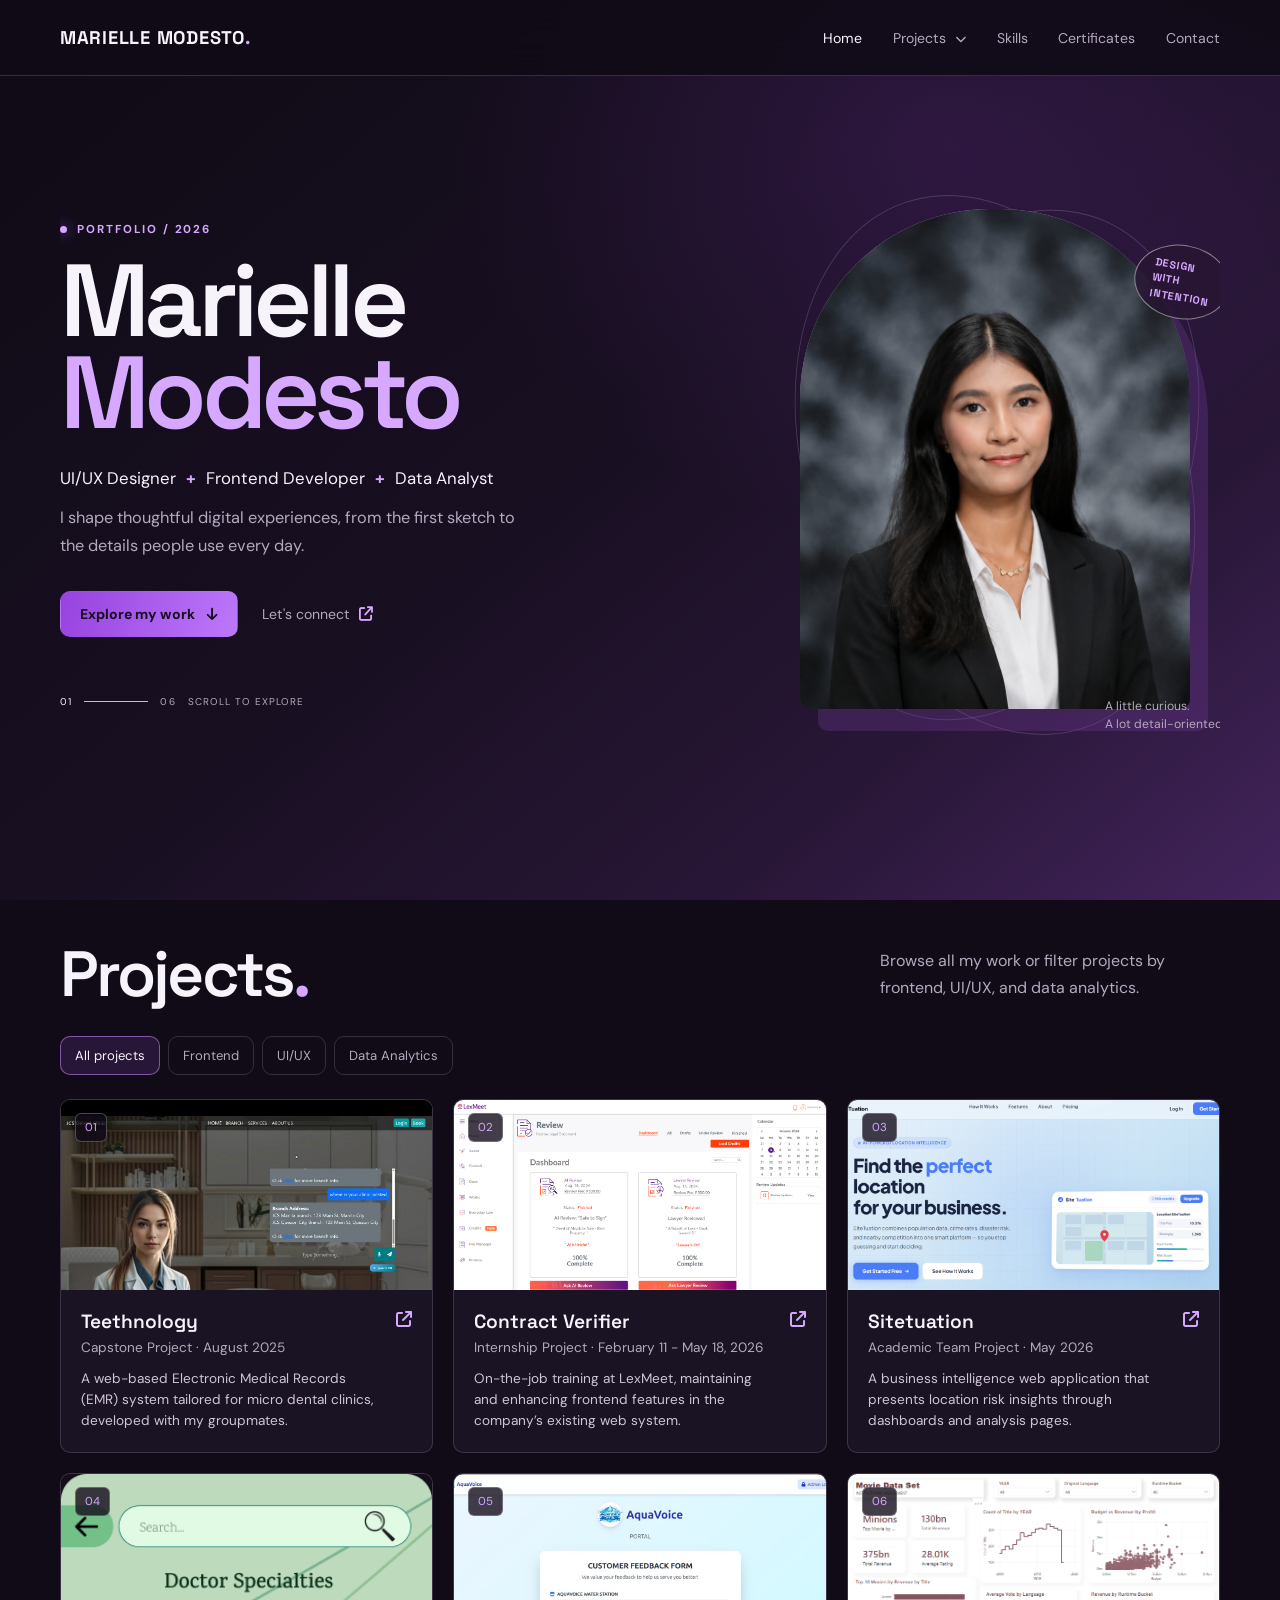
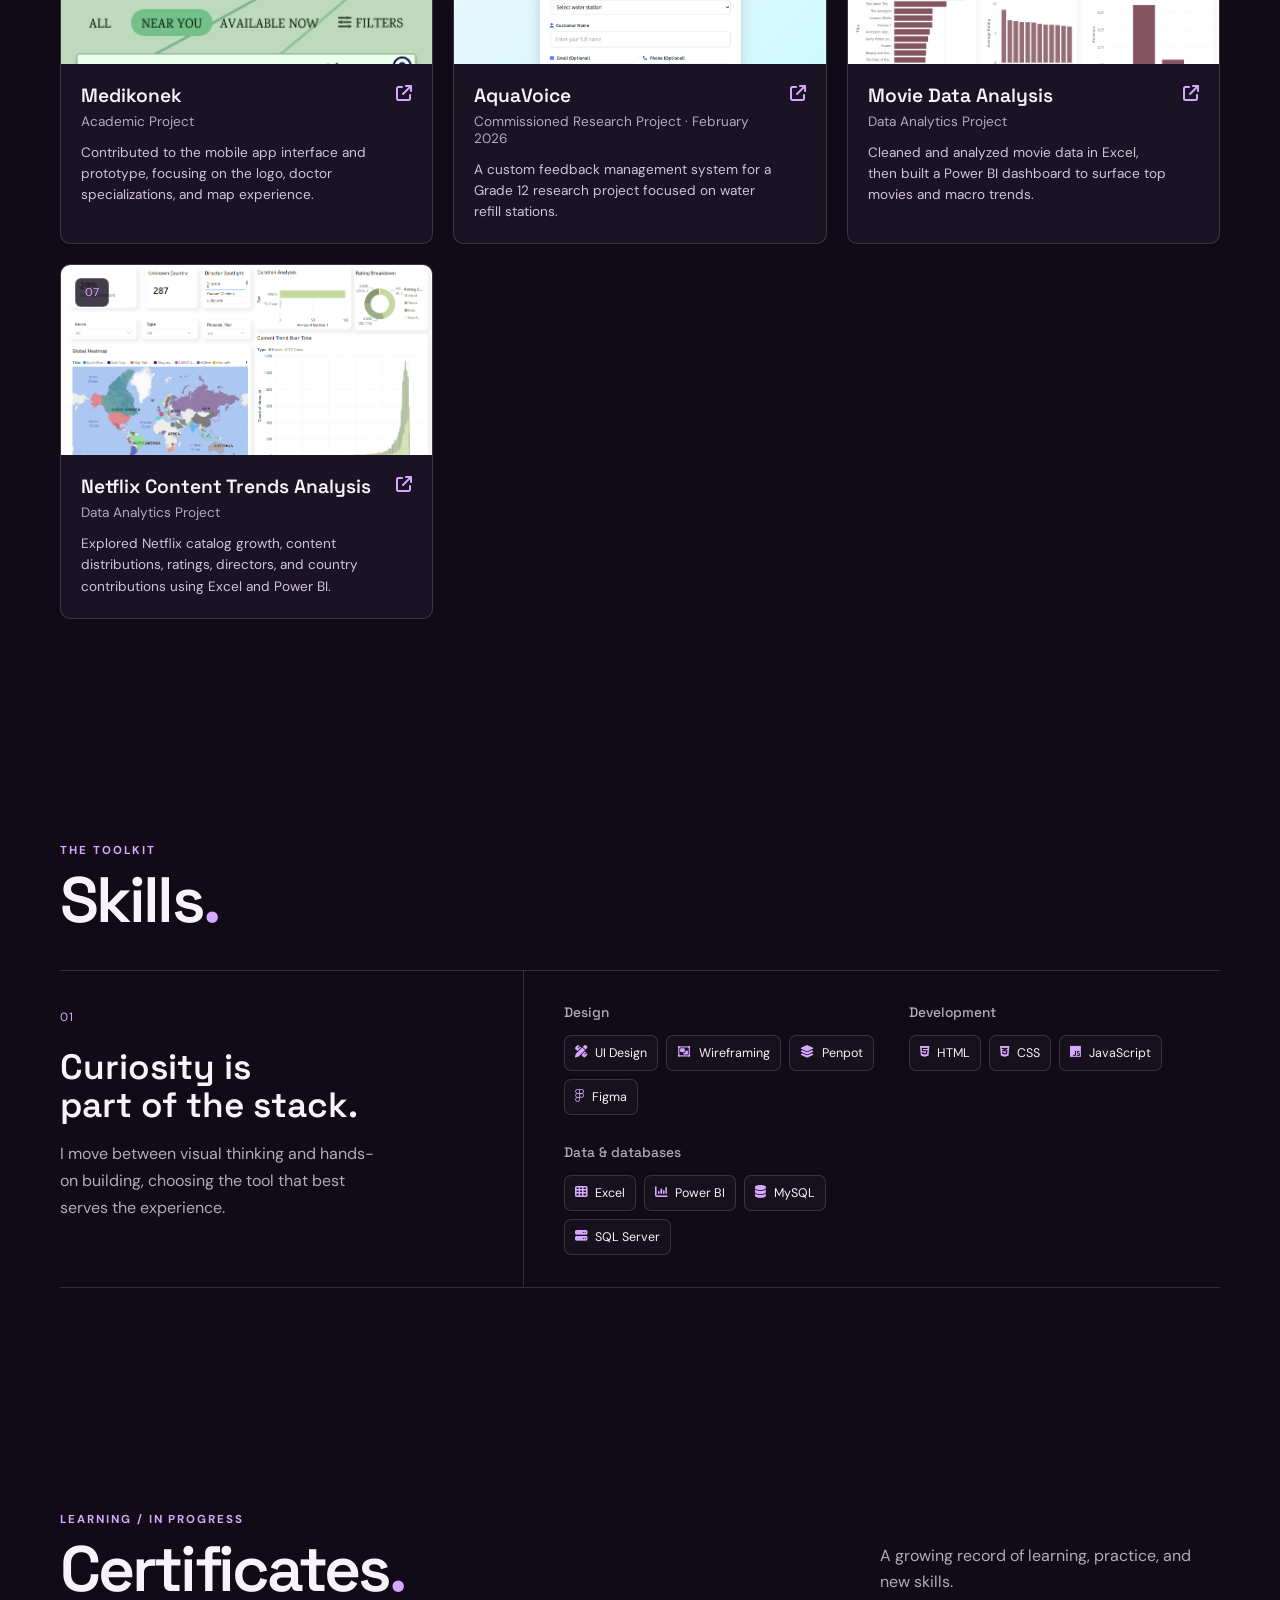
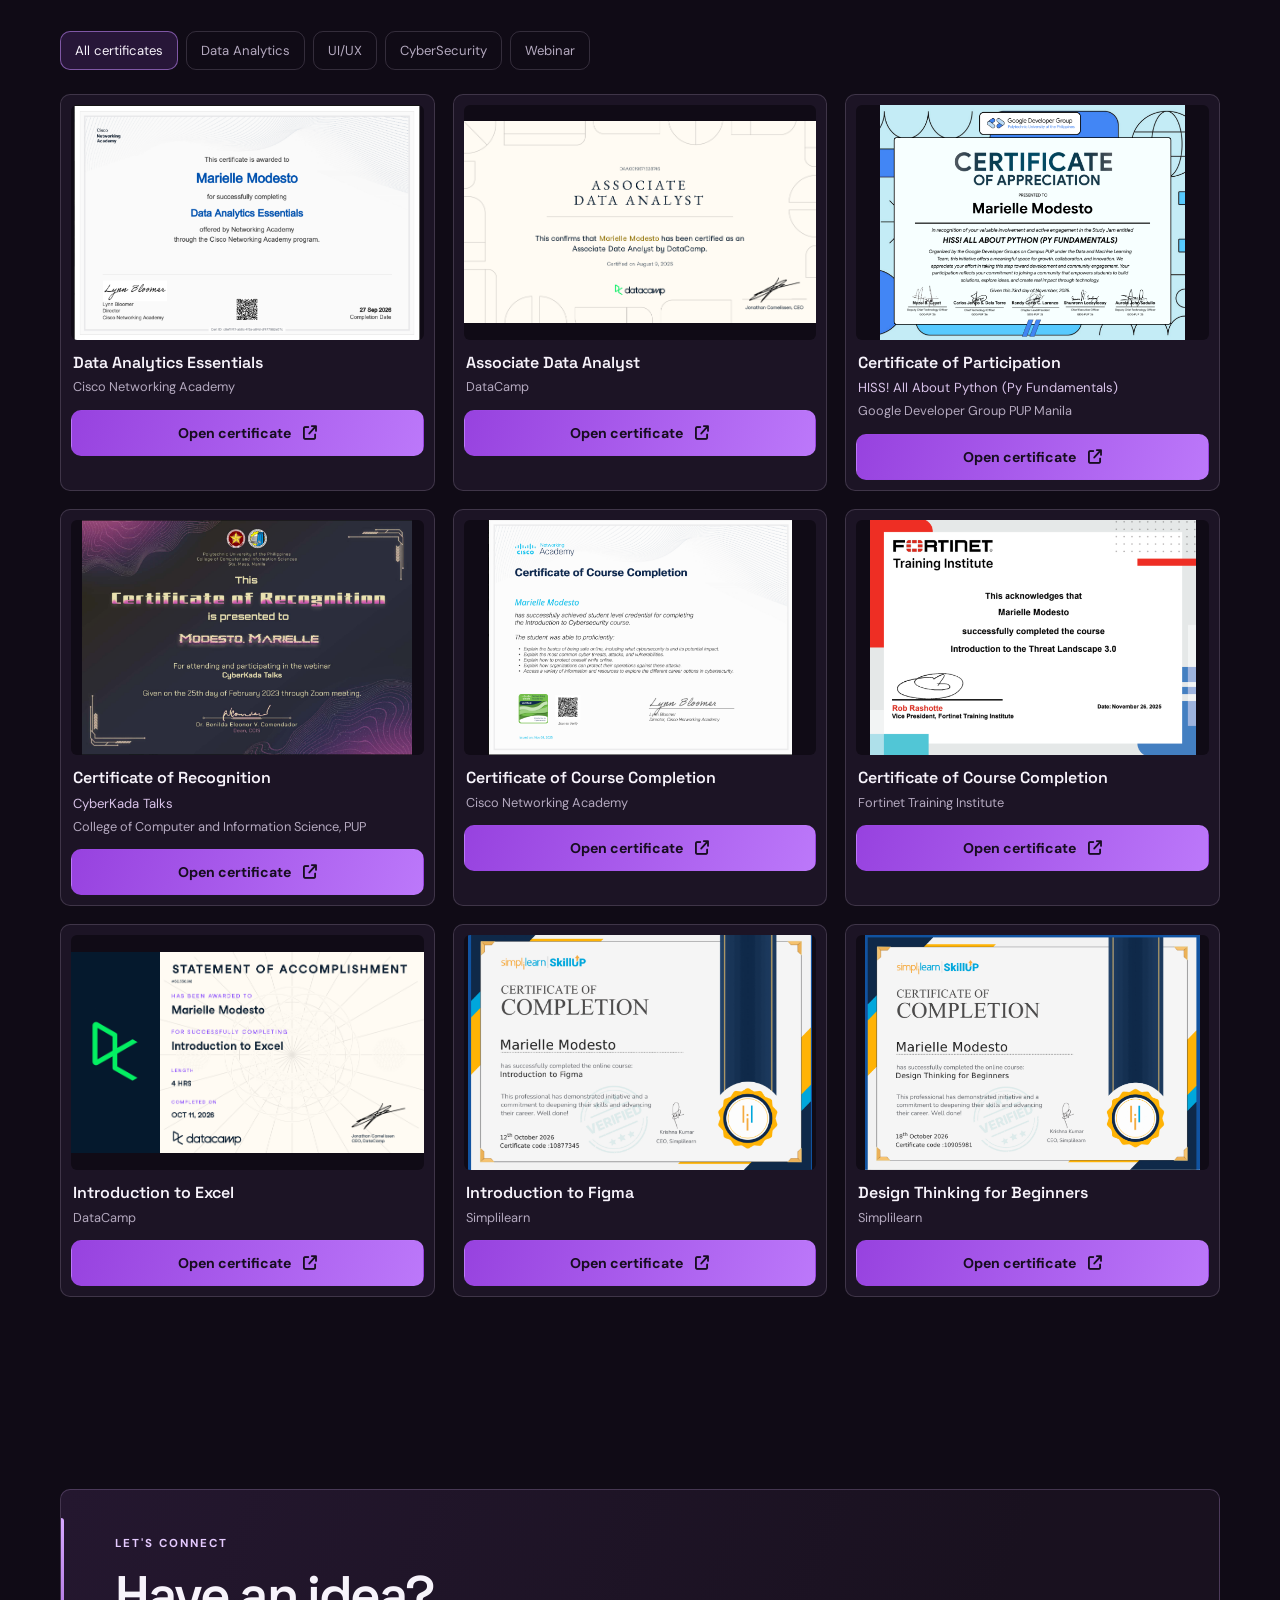
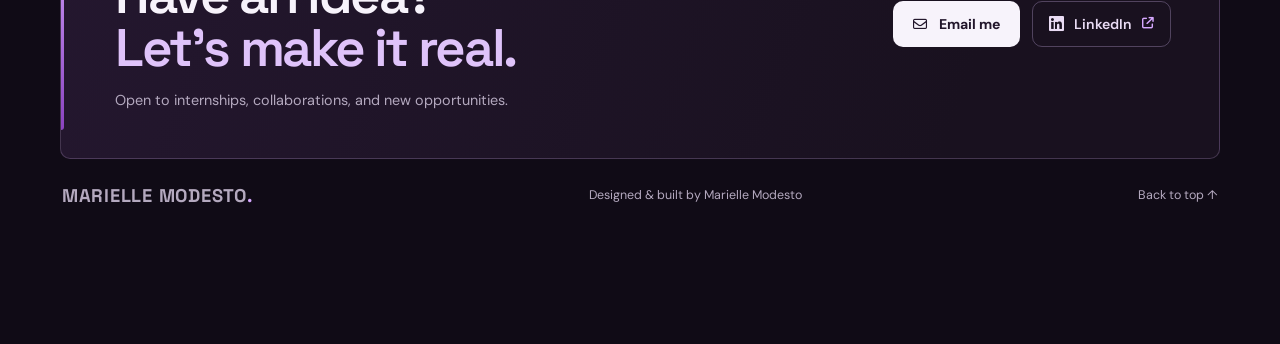
<file: Portfolio/index.html>
<!DOCTYPE html>
<html lang="en">
<head>
  <meta charset="UTF-8">
  <meta name="viewport" content="width=device-width, initial-scale=1.0">
  <meta name="theme-color" content="#100b16">
  <meta name="description" content="Marielle Modesto's portfolio: frontend, UI/UX, and data analytics projects.">
  <title>Marielle Modesto | Portfolio</title>
  <link rel="preconnect" href="https://fonts.googleapis.com">
  <link rel="preconnect" href="https://fonts.gstatic.com" crossorigin>
  <link href="https://fonts.googleapis.com/css2?family=DM+Sans:wght@400;500;600;700&family=Space+Grotesk:wght@400;500;600;700&display=swap" rel="stylesheet">
  <link rel="stylesheet" href="https://cdnjs.cloudflare.com/ajax/libs/font-awesome/6.5.1/css/all.min.css">
  <link rel="stylesheet" href="css/portfolio.css">
</head>
<body>
  <header class="site-header">
    <a class="wordmark" href="#home" aria-label="Marielle Modesto, home">MARIELLE MODESTO<span>.</span></a>
    <button class="menu-toggle" id="menuToggle" type="button" aria-label="Open navigation" aria-expanded="false"><i class="fa-solid fa-bars"></i></button>
    <nav class="main-nav" id="mainNav" aria-label="Main navigation">
      <a href="#home">Home</a>
      <div class="roles-menu">
        <button type="button" id="rolesMenuButton" aria-expanded="false" aria-controls="rolesMenu">Projects <i class="fa-solid fa-chevron-down"></i></button>
        <div class="roles-menu-panel" id="rolesMenu" hidden>
          <button type="button" data-role-filter="Frontend">Frontend</button>
          <button type="button" data-role-filter="UI/UX">UI/UX</button>
          <button type="button" data-role-filter="Data Analytics">Data Analytics</button>
        </div>
      </div>
      <a href="#skills">Skills</a>
      <a href="#certificates">Certificates</a>
      <a href="#contact">Contact</a>
    </nav>
  </header>

  <main>
    <section class="hero section-shell" id="home">
      <div class="hero-copy">
        <p class="eyebrow"><span></span> PORTFOLIO / 2026</p>
        <h1>Marielle<br><span>Modesto</span></h1>
        <p class="hero-role">UI/UX Designer <b>+</b> Frontend Developer <b>+</b> Data Analyst</p>
        <p class="hero-summary">I shape thoughtful digital experiences, from the first sketch to the details people use every day.</p>
        <div class="hero-actions">
          <a class="button button-primary" href="#roles">Explore my work <i class="fa-solid fa-arrow-down"></i></a>
          <a class="text-link" href="#contact">Let's connect <i class="fa-solid fa-arrow-up-right-from-square"></i></a>
        </div>
        <div class="hero-index"><span>01</span><span class="index-line"></span><span>06</span><span>SCROLL TO EXPLORE</span></div>
      </div>
      <div class="hero-portrait">
        <div class="portrait-frame"><img src="images/profile.png" alt="Portrait of Marielle Modesto"></div>
        <div class="portrait-stamp">DESIGN<br>WITH<br>INTENTION</div>
        <p class="portrait-caption">A little curious.<br>A lot detail-oriented.</p>
        <span class="hero-orbit orbit-one"></span><span class="hero-orbit orbit-two"></span>
      </div>
    </section>

    <section class="roles section-shell section-block" id="roles">
      <div class="section-heading">
        <div><p class="eyebrow"></p><h2>Projects<span class="accent-dot">.</span></h2></div>
        <p>Browse all my work or filter projects by frontend, UI/UX, and data analytics.</p>
      </div>
      <div class="role-filters" role="group" aria-label="Filter projects by role">
        <button class="role-filter active" type="button" data-role-filter="All">All projects</button>
        <button class="role-filter" type="button" data-role-filter="Frontend">Frontend</button>
        <button class="role-filter" type="button" data-role-filter="UI/UX">UI/UX</button>
        <button class="role-filter" type="button" data-role-filter="Data Analytics">Data Analytics</button>
      </div>
      <div class="project-grid role-project-grid" id="roleProjectGrid" aria-live="polite"></div>
    </section>

    <section class="skills section-shell section-block" id="skills">
      <div class="section-heading">
        <div><p class="eyebrow">THE TOOLKIT</p><h2>Skills<span class="accent-dot">.</span></h2></div>

      </div>
      <div class="skills-layout">
        <div class="skills-intro"><span class="skills-number">01</span><h3>Curiosity is<br>part of the stack.</h3><p>I move between visual thinking and hands-on building, choosing the tool that best serves the experience.</p></div>
        <div class="skill-groups">
          <div class="skill-group"><h3>Design</h3><div class="skill-list"><span><i class="fa-solid fa-pen-ruler"></i> UI Design</span><span><i class="fa-regular fa-object-group"></i> Wireframing</span><span><i class="fa-solid fa-layer-group"></i> Penpot</span><span><i class="fa-brands fa-figma"></i> Figma</span></div></div>
          <div class="skill-group"><h3>Development</h3><div class="skill-list"><span><i class="fa-brands fa-html5"></i> HTML</span><span><i class="fa-brands fa-css3-alt"></i> CSS</span><span><i class="fa-brands fa-js"></i> JavaScript</span></div></div>
          <div class="skill-group"><h3>Data &amp; databases</h3><div class="skill-list"><span><i class="fa-solid fa-table-cells"></i> Excel</span><span><i class="fa-solid fa-chart-column"></i> Power BI</span><span><i class="fa-solid fa-database"></i> MySQL</span><span><i class="fa-solid fa-server"></i> SQL Server</span></div></div>
        </div>
      </div>
    </section>

    <section class="certificates section-shell section-block" id="certificates">
      <div class="section-heading">
        <div><p class="eyebrow">LEARNING / IN PROGRESS</p><h2>Certificates<span class="accent-dot">.</span></h2></div>
        <p>A growing record of learning, practice, and new skills.</p>
      </div>
      <div class="role-filters certificate-filters" role="group" aria-label="Filter certificates by category">
        <button class="role-filter active" type="button" data-certificate-filter="All">All certificates</button>
        <button class="role-filter" type="button" data-certificate-filter="Data Analytics">Data Analytics</button>
        <button class="role-filter" type="button" data-certificate-filter="UI/UX">UI/UX</button>
        <button class="role-filter" type="button" data-certificate-filter="CyberSecurity">CyberSecurity</button>
        <button class="role-filter" type="button" data-certificate-filter="Webinar">Webinar</button>
      </div>
      <div class="empty-certificates"><i class="fa-regular fa-folder-open"></i><div><h3>Nothing filed here yet.</h3><p>Certificate files were not included with the portfolio materials.</p></div></div>
      <div class="certificate-grid" id="certificateGrid"></div>
    </section>

    <section class="contact section-shell section-block" id="contact">
      <div class="contact-panel">
        <div class="contact-copy">
          <p class="eyebrow">LET'S CONNECT</p>
          <h2>Have an idea?<br><span>Let's make it real.</span></h2>
          <p class="contact-note">Open to internships, collaborations, and new opportunities.</p>
        </div>
        <div class="contact-actions">
          <a class="button button-light" href="mailto:modestomarielle15@gmail.com"><i class="fa-regular fa-envelope"></i> Email me</a>
          <a class="contact-link" href="https://www.linkedin.com/in/marielle-modesto/" target="_blank" rel="noopener noreferrer"><i class="fa-brands fa-linkedin"></i> LinkedIn <i class="fa-solid fa-arrow-up-right-from-square" aria-hidden="true"></i></a>
        </div>
      </div>
      <footer><a class="wordmark" href="#home">MARIELLE MODESTO<span>.</span></a><span>Designed &amp; built by Marielle Modesto</span><a href="#home">Back to top ↑</a></footer>
    </section>
  </main>

  <div class="certificate-modal" id="certificateModal" role="dialog" aria-modal="true" aria-labelledby="certificateModalTitle" hidden>
    <button class="modal-backdrop" type="button" data-close-modal aria-label="Close certificate preview"></button>
    <div class="modal-content"><button class="modal-close" type="button" data-close-modal aria-label="Close"><i class="fa-solid fa-xmark"></i></button><h2 id="certificateModalTitle"></h2><img id="certificatePreview" alt="Certificate preview"><a id="certificateOpen" class="button button-primary" target="_blank" rel="noopener">Open certificate <i class="fa-solid fa-arrow-up-right-from-square"></i></a></div>
  </div>
  <script src="js/project-data.js"></script>
  <script src="js/portfolio.js"></script>
</body>
</html>
</file>
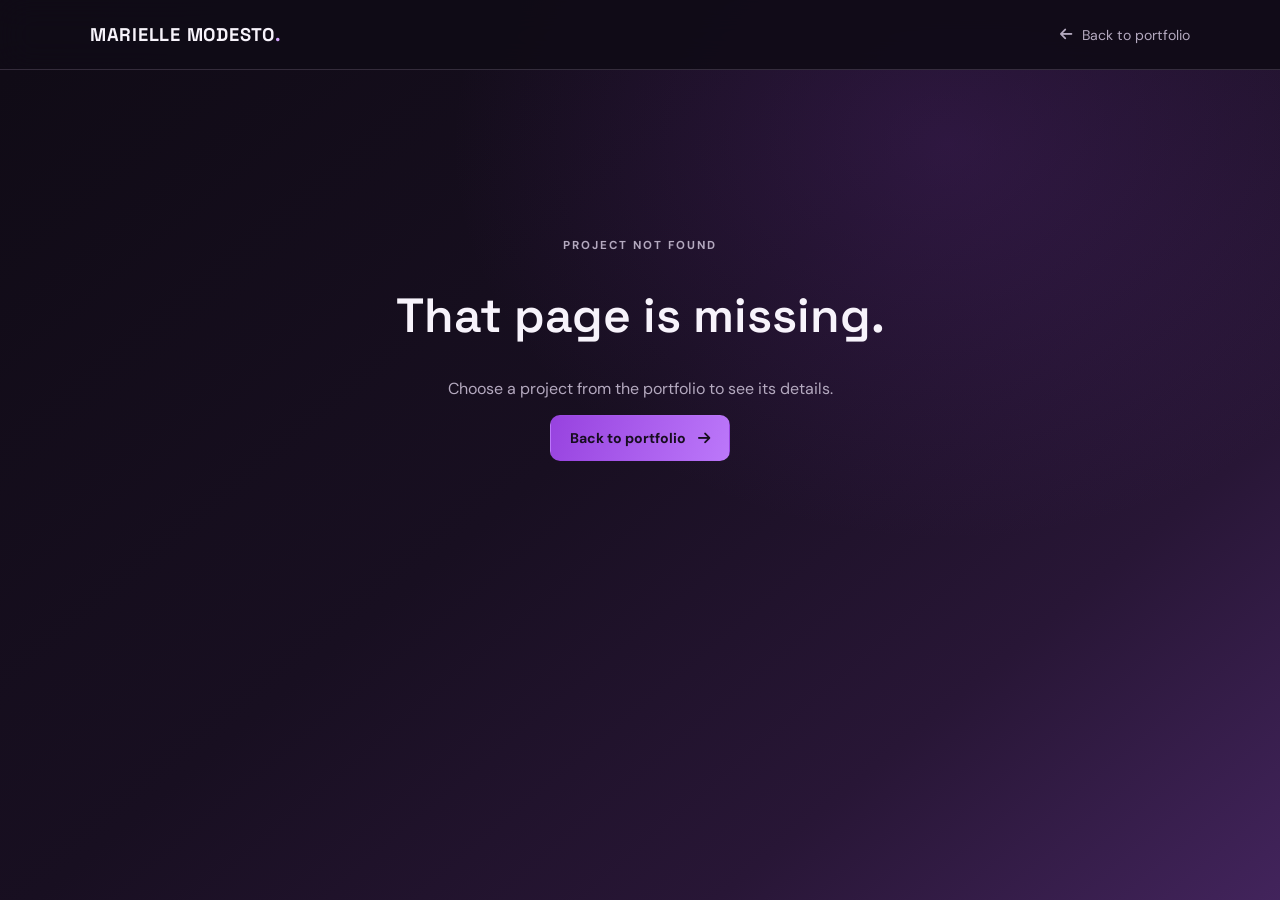
<file: Portfolio/project.html>
<!DOCTYPE html>
<html lang="en">
<head>
  <meta charset="UTF-8">
  <meta name="viewport" content="width=device-width, initial-scale=1.0">
  <meta name="theme-color" content="#100b16">
  <title>Project | Marielle Modesto</title>
  <link rel="preconnect" href="https://fonts.googleapis.com">
  <link rel="preconnect" href="https://fonts.gstatic.com" crossorigin>
  <link href="https://fonts.googleapis.com/css2?family=DM+Sans:wght@400;500;600;700&family=Space+Grotesk:wght@400;500;600;700&display=swap" rel="stylesheet">
  <link rel="stylesheet" href="https://cdnjs.cloudflare.com/ajax/libs/font-awesome/6.5.1/css/all.min.css">
  <link rel="stylesheet" href="css/portfolio.css">
</head>
<body>
  <header class="detail-header">
    <a class="wordmark" href="index.html#home">MARIELLE MODESTO<span>.</span></a>
    <a class="detail-back" href="index.html#home"><i class="fa-solid fa-arrow-left"></i> Back to portfolio</a>
  </header>
  <main class="detail-main" id="projectDetail" aria-live="polite"></main>
  <script src="js/project-data.js"></script>
  <script src="js/project-detail.js"></script>
</body>
</html>
</file>
<file: Portfolio/css/portfolio.css>
* { box-sizing: border-box; }

:root {
  color-scheme: dark;
  --ink: #100b16;
  --panel: #1c1425;
  --panel-soft: #261a32;
  --purple: #a855f7;
  --purple-light: #d6a8ff;
  --white: #f7f3fb;
  --muted: #b4a9bf;
  --line: rgba(242, 225, 255, .16);
  --display: 'Space Grotesk', sans-serif;
  --body: 'DM Sans', sans-serif;
  --radius: 10px;
}

html { scroll-behavior: smooth; scroll-padding-top: 86px; }
body { margin: 0; min-width: 320px; background: var(--ink); color: var(--white); font-family: var(--body); }
body::before { position: fixed; z-index: -1; inset: 0; content: ''; pointer-events: none; background: radial-gradient(ellipse at 74% 16%, rgba(112, 48, 157, .25), transparent 37%), linear-gradient(140deg, #100b16 4%, #180f21 47%, #281636 76%, #63358b 130%); }
a { color: inherit; text-decoration: none; }
button { color: inherit; font: inherit; }
img { display: block; max-width: 100%; }
.section-shell { width: min(1160px, calc(100% - 64px)); margin-inline: auto; }
.section-block { padding-block: 112px; }
.site-header { position: fixed; z-index: 20; inset: 0 0 auto; height: 76px; display: flex; align-items: center; justify-content: space-between; padding-inline: max(32px, calc((100vw - 1160px) / 2)); border-bottom: 1px solid var(--line); background: rgba(16, 11, 22, .86); backdrop-filter: blur(18px); }
.wordmark { font: 700 1.15rem var(--display); letter-spacing: .04em; }
.wordmark span, .accent-dot { color: var(--purple-light); }
.main-nav { height: 100%; display: flex; align-items: center; gap: clamp(15px, 2.4vw, 34px); }
.main-nav > a, .roles-menu > button { color: var(--muted); font-size: .88rem; transition: color .2s ease; }
.main-nav > a:hover, .main-nav > a.active, .roles-menu > button:hover { color: var(--white); }
.roles-menu { position: relative; height: 100%; display: grid; align-items: center; }
.roles-menu > button { padding: 10px 0; border: 0; background: transparent; cursor: pointer; }
.roles-menu > button i { margin-left: 5px; font-size: .7rem; }
.roles-menu-panel { position: absolute; top: 62px; left: -18px; width: 180px; padding: 7px; border: 1px solid var(--line); border-radius: var(--radius); background: #20172a; box-shadow: 0 14px 34px #08050b88; }
.roles-menu-panel[hidden] { display: none; }
.roles-menu-panel button { width: 100%; padding: 10px; border: 0; border-radius: 6px; background: none; color: var(--muted); text-align: left; cursor: pointer; }
.roles-menu-panel button:hover { background: #ffffff12; color: white; }
.menu-toggle { display: none; border: 0; background: transparent; font-size: 1.2rem; }
.hero { min-height: min(820px, 100svh); padding-top: 110px; display: grid; grid-template-columns: 1.08fr .92fr; align-items: center; gap: 40px; overflow: clip; }
.hero-copy { position: relative; z-index: 1; padding-block: 42px; }
.eyebrow { margin: 0 0 18px; color: var(--purple-light); font-size: .72rem; font-weight: 700; letter-spacing: .17em; }
.hero .eyebrow { display: flex; align-items: center; gap: 10px; }
.hero .eyebrow span { width: 7px; aspect-ratio: 1; border-radius: 50%; background: var(--purple-light); box-shadow: 0 0 14px var(--purple); }
.hero h1 { margin: 0; font: 600 clamp(4rem, 8vw, 7.5rem)/.9 var(--display); letter-spacing: -.055em; }
.hero h1 span { color: var(--purple-light); }
.hero-role { margin: 27px 0 15px; font-size: 1.05rem; }
.hero-role b { padding-inline: 6px; color: var(--purple-light); }
.hero-summary { max-width: 470px; margin: 0; color: var(--muted); font-size: 1.02rem; line-height: 1.75; }
.hero-actions { display: flex; align-items: center; gap: 24px; margin-top: 30px; }
.button { min-height: 46px; display: inline-flex; align-items: center; justify-content: center; gap: 12px; padding: 0 19px; border: 1px solid transparent; border-radius: var(--radius); font-size: .88rem; font-weight: 700; transition: transform .2s ease, background .2s ease; }
.button:hover { transform: translateY(-2px); }
.button-primary { background: linear-gradient(110deg, #9742df, #bc78fa); color: #170d20; }
.button-light { background: var(--white); color: #22162b; }
.text-link { color: var(--muted); font-size: .88rem; }
.text-link i { margin-left: 5px; color: var(--purple-light); }
.hero-index { display: flex; align-items: center; gap: 12px; margin-top: 58px; color: var(--muted); font-size: .62rem; letter-spacing: .12em; }
.hero-index span:first-child { color: var(--white); }
.index-line { width: 64px; height: 1px; background: var(--purple-light); }
.hero-portrait { position: relative; width: min(100%, 450px); justify-self: end; padding: 22px 30px 34px; }
.portrait-frame { position: relative; z-index: 1; aspect-ratio: .78; overflow: hidden; border-radius: 190px 190px 10px 10px; background: linear-gradient(160deg, #d1a5f5, #392347 80%); box-shadow: 18px 22px 0 #6c399155; }
.portrait-frame img { width: 100%; height: 100%; object-fit: cover; object-position: center 18%; }
.portrait-stamp { position: absolute; z-index: 2; top: 58px; right: -10px; padding: 13px 17px; border: 1px solid #ffffff75; border-radius: 50%; background: #271633d9; color: var(--purple-light); font: 700 .66rem/1.45 var(--display); letter-spacing: .08em; transform: rotate(10deg); }
.portrait-caption { position: absolute; z-index: 2; right: -5px; bottom: 10px; margin: 0; color: var(--muted); font-size: .76rem; line-height: 1.5; }
.hero-orbit { position: absolute; display: block; border: 1px solid #dfbdff35; border-radius: 50%; }
.orbit-one { inset: 0; transform: rotate(-19deg) scaleX(.84); }
.orbit-two { inset: 12px 0 12px 10px; transform: rotate(23deg) scaleX(.84); }
.section-heading { display: flex; align-items: end; justify-content: space-between; gap: 30px; margin-bottom: 38px; }
.section-heading .eyebrow { margin-bottom: 10px; }
.section-heading h2, .contact-panel h2 { margin: 0; font: 600 clamp(2.7rem, 5vw, 4.7rem)/1 var(--display); letter-spacing: -.045em; }
.section-heading > p { max-width: 340px; margin: 0 0 5px; color: var(--muted); line-height: 1.65; }
.project-grid { display: grid; grid-template-columns: repeat(2, minmax(0, 1fr)); gap: 20px; }
.project-card { min-width: 0; overflow: hidden; border: 1px solid var(--line); border-radius: var(--radius); background: rgba(29, 21, 38, .86); transition: transform .22s ease, border-color .22s ease; }
.project-card:hover { transform: translateY(-5px); border-color: #d8afff91; }
.project-card-link { display: block; height: 100%; }
.project-image { position: relative; height: clamp(190px, 25vw, 290px); overflow: hidden; background: #130e19; }
.project-image img { width: 100%; height: 100%; object-fit: cover; object-position: top center; transition: transform .45s ease; }
.project-image-generated { display: grid; place-items: center; isolation: isolate; }
.project-image-generated::before, .project-image-generated::after { position: absolute; z-index: -1; border: 1px solid #ffffff24; border-radius: 50%; content: ''; }
.project-image-generated::before { width: 300px; aspect-ratio: 1; }
.project-image-generated::after { width: 230px; aspect-ratio: 1; }
.analytics-cover-movies { background: linear-gradient(140deg, #203047, #36566c 55%, #d48457); }
.analytics-cover-netflix { background: linear-gradient(140deg, #3d1822, #792c38 58%, #d69a52); }
.generated-cover-content { width: 100%; height: 100%; display: flex; flex-direction: column; align-items: center; justify-content: center; gap: 12px; padding: 20px; text-align: center; }
.generated-cover-label { color: #ffffffb8; font-size: .65rem; font-weight: 700; letter-spacing: .16em; }
.generated-cover-content > i { color: #fff; font-size: 2.2rem; }
.generated-cover-title { max-width: 90%; font: 600 1.5rem/1.1 var(--display); }
.generated-cover-bars { height: 38px; display: flex; align-items: end; gap: 5px; opacity: .76; }
.generated-cover-bars i { width: 9px; height: 30%; border-radius: 3px 3px 0 0; background: #ffffffcc; }
.generated-cover-bars i:nth-child(2) { height: 58%; }
.generated-cover-bars i:nth-child(3) { height: 42%; }
.generated-cover-bars i:nth-child(4) { height: 88%; }
.generated-cover-bars i:nth-child(5) { height: 66%; }
.project-card:hover .project-image img { transform: scale(1.035); }
.project-count { position: absolute; top: 13px; left: 14px; padding: 6px 9px; border: 1px solid #ffffff40; border-radius: 6px; background: #110a19c9; color: var(--purple-light); font-size: .72rem; }
.project-card-copy { display: flex; align-items: start; justify-content: space-between; gap: 15px; padding: 19px 20px 21px; }
.project-card-copy h3 { margin: 0; font: 600 1.2rem var(--display); }
.project-card-copy p { margin: 5px 0 0; color: var(--muted); font-size: .85rem; }
.project-card-arrow { color: var(--purple-light); font-size: 1rem; }
.skills-layout { display: grid; grid-template-columns: .8fr 1.2fr; border-top: 1px solid var(--line); border-bottom: 1px solid var(--line); }
.skills-intro { padding: 34px 32px 34px 0; border-right: 1px solid var(--line); }
.skills-number { color: var(--purple-light); font-size: .75rem; letter-spacing: .1em; }
.skills-intro h3 { margin: 22px 0 15px; font: 600 2.2rem/1.1 var(--display); }
.skills-intro p { max-width: 330px; margin: 0; color: var(--muted); line-height: 1.7; }
.skill-groups { display: grid; grid-template-columns: repeat(2, minmax(0, 1fr)); gap: 28px 34px; padding: 32px 0 32px 40px; }
.skill-group h3 { margin: 0 0 14px; color: var(--muted); font: 500 .86rem var(--display); }
.skill-list { display: flex; flex-wrap: wrap; gap: 8px; }
.skill-list span { display: inline-flex; align-items: center; gap: 8px; min-height: 36px; padding: 7px 10px; border: 1px solid var(--line); border-radius: 7px; background: #ffffff07; font-size: .78rem; }
.skill-list i { color: var(--purple-light); }
.empty-certificates { min-height: 140px; display: flex; align-items: center; gap: 20px; padding: 28px; border: 1px dashed #d6a8ff62; border-radius: var(--radius); background: #ffffff05; }
.empty-certificates > i { color: var(--purple-light); font-size: 1.7rem; }
.empty-certificates h3 { margin: 0 0 5px; font: 600 1.15rem var(--display); }
.empty-certificates p { margin: 0; color: var(--muted); font-size: .88rem; }
.certificate-grid { display: grid; grid-template-columns: repeat(3, minmax(0, 1fr)); gap: 18px; margin-top: 20px; }
.certificate-card { min-width: 0; padding: 10px; border: 1px solid var(--line); border-radius: var(--radius); background: var(--panel); }
.certificate-preview-button { display: block; width: 100%; padding: 0; border: 0; background: transparent; color: inherit; text-align: left; cursor: pointer; }
.certificate-card img { width: 100%; aspect-ratio: 1.5; object-fit: contain; border-radius: 6px; background: #100b16; }
.certificate-card-copy { display: flex; flex-direction: column; gap: 5px; padding: 12px 2px 3px; }
.certificate-card-title { font: 600 1rem/1.35 var(--display); }
.certificate-card-subject { color: #d9c3e9; font-size: .82rem; line-height: 1.45; }
.certificate-card-issuer { color: var(--muted); font-size: .8rem; line-height: 1.45; }
.certificate-card .button { width: 100%; margin-top: 10px; }
.empty-certificates[hidden] { display: none; }
.role-filters { display: flex; flex-wrap: wrap; gap: 8px; margin: -8px 0 24px; }
.role-filter { min-height: 39px; padding: 0 14px; border: 1px solid var(--line); border-radius: var(--radius); background: transparent; color: var(--muted); font-size: .82rem; cursor: pointer; }
.role-filter.active, .role-filter:hover { border-color: #c68cff8c; background: #a855f727; color: var(--white); }
.role-project-grid { grid-template-columns: repeat(3, minmax(0, 1fr)); }
.role-project-grid .project-image { height: 190px; }
.contact { padding-top: 80px; }
.contact-panel { position: relative; display: flex; align-items: center; justify-content: space-between; gap: 32px; overflow: hidden; padding: 46px 48px 46px 54px; border: 1px solid #e0c2ff35; border-radius: var(--radius); background: linear-gradient(110deg, #24172f, #19111f 78%); }
.contact-panel::before { position: absolute; top: 28px; bottom: 28px; left: 0; width: 3px; border-radius: 0 3px 3px 0; background: linear-gradient(#d6a8ff, #8b43c0); content: ''; }
.contact-panel .eyebrow { color: #e5caff; }
.contact-panel h2 { position: relative; z-index: 1; margin-bottom: 14px; font-size: 3.3rem; }
.contact-panel h2 span { color: #dfc3fa; }
.contact-note { margin: 0; color: var(--muted); font-size: .9rem; line-height: 1.6; }
.contact-actions { display: flex; flex-wrap: wrap; align-items: center; gap: 12px; }
.contact-link { min-height: 46px; display: inline-flex; align-items: center; gap: 10px; padding: 0 16px; border: 1px solid #e0c2ff48; border-radius: var(--radius); color: #eadcf5; font-size: .88rem; font-weight: 600; transition: border-color .2s ease, background .2s ease; }
.contact-link:hover { border-color: var(--purple-light); background: #ffffff0a; }
.contact-link i:first-child { font-size: 1.05rem; }
.contact-link i:last-child { color: var(--purple-light); font-size: .72rem; }
.contact footer { display: flex; align-items: center; justify-content: space-between; gap: 20px; padding: 25px 2px; color: var(--muted); font-size: .78rem; }
.certificate-modal[hidden] { display: none; }
.certificate-modal { position: fixed; z-index: 50; inset: 0; display: grid; place-items: center; padding: 20px; }
.modal-backdrop { position: absolute; inset: 0; border: 0; background: #08050dcc; backdrop-filter: blur(5px); }
.modal-content { position: relative; width: min(760px, 100%); max-height: 90vh; overflow: auto; padding: 22px; border: 1px solid var(--line); border-radius: var(--radius); background: #1c1425; }
.modal-content h2 { margin: 0 42px 18px 0; font: 600 1.3rem var(--display); }
.modal-content > img { width: 100%; max-height: 65vh; object-fit: contain; background: #0e0a12; }
.modal-content > .button { margin-top: 16px; }
.modal-close { position: absolute; top: 16px; right: 16px; width: 36px; height: 36px; border: 1px solid var(--line); border-radius: 7px; background: transparent; cursor: pointer; }
.detail-header { position: sticky; top: 0; z-index: 10; height: 70px; display: flex; align-items: center; justify-content: space-between; padding: 0 max(24px, calc((100vw - 1100px) / 2)); border-bottom: 1px solid var(--line); background: #100b16e8; backdrop-filter: blur(16px); }
.detail-back { display: inline-flex; align-items: center; gap: 10px; color: var(--muted); font-size: .88rem; }
.detail-back:hover { color: white; }
.detail-main { width: min(1100px, calc(100% - 48px)); margin-inline: auto; padding: 68px 0 100px; }
.detail-title { max-width: 800px; margin: 0; font: 600 clamp(3rem, 7vw, 6rem)/1 var(--display); letter-spacing: -.05em; }
.detail-meta { display: flex; flex-wrap: wrap; gap: 9px; margin: 22px 0 35px; }
.detail-meta span { padding: 7px 11px; border: 1px solid var(--line); border-radius: 20px; color: var(--muted); font-size: .77rem; }
.detail-description { max-width: 760px; color: #d0c5d8; font-size: 1.05rem; line-height: 1.8; }
.detail-technologies, .detail-contributions { max-width: 800px; margin-top: 34px; }
.detail-technologies h2, .detail-contributions h2 { margin: 0 0 14px; font: 600 1.2rem var(--display); }
.detail-contributions ul { display: grid; gap: 12px; margin: 0; padding: 0; list-style: none; }
.detail-contributions li { position: relative; padding-left: 22px; color: #d0c5d8; line-height: 1.7; }
.detail-contributions li::before { position: absolute; left: 0; color: var(--purple-light); content: '↗'; }
.detail-project-link { margin-top: 30px; }
.detail-project-links { display: flex; flex-wrap: wrap; gap: 10px; margin-top: 30px; }
.detail-project-links .detail-project-link { margin-top: 0; }
.project-card-copy .project-card-summary { margin-top: 12px; color: #d0c5d8; line-height: 1.55; }
.detail-gallery { display: grid; grid-template-columns: repeat(2, minmax(0, 1fr)); gap: 15px; margin-top: 42px; }
.detail-gallery figure { margin: 0; overflow: hidden; border: 1px solid var(--line); border-radius: var(--radius); background: #0c0910; }
.detail-gallery figure:first-child:nth-last-child(odd) { grid-column: 1 / -1; }
.detail-gallery img { width: 100%; max-height: 620px; aspect-ratio: 1.55; object-fit: contain; }
.detail-gallery figcaption { padding: 12px 15px; border-top: 1px solid var(--line); color: var(--muted); font-size: .8rem; }
.detail-not-found { padding: 100px 0; text-align: center; }
.detail-not-found h1 { font: 600 3rem var(--display); }
.detail-not-found p { color: var(--muted); }

@media (max-width: 800px) {
  .section-shell { width: min(100% - 40px, 640px); }
  .site-header { height: 68px; padding-inline: 20px; }
  .menu-toggle { display: block; width: 40px; height: 40px; }
  .main-nav { position: absolute; top: 68px; left: 0; right: 0; height: auto; display: none; align-items: stretch; gap: 0; padding: 8px 20px 18px; border-bottom: 1px solid var(--line); background: #130d1b; }
  .main-nav.open { display: flex; flex-direction: column; }
  .main-nav > a, .roles-menu > button { display: block; padding: 13px 4px; text-align: left; }
  .roles-menu { display: block; height: auto; }
  .roles-menu-panel { position: static; width: 100%; margin-bottom: 6px; box-shadow: none; }
  .hero { min-height: auto; grid-template-columns: 1fr; gap: 6px; padding-top: 112px; padding-bottom: 64px; }
  .hero-copy { padding-block: 18px 6px; }
  .hero h1 { font-size: clamp(4rem, 16vw, 6rem); }
  .hero-portrait { width: min(82%, 380px); justify-self: center; grid-row: 1; }
  .hero-index { margin-top: 34px; }
  .section-block { padding-block: 76px; }
  .section-heading { align-items: start; flex-direction: column; gap: 12px; margin-bottom: 26px; }
  .section-heading > p { max-width: 460px; }
  .project-grid { grid-template-columns: 1fr; }
  .project-image { height: clamp(200px, 54vw, 310px); }
  .role-project-grid { grid-template-columns: repeat(2, minmax(0, 1fr)); }
  .role-project-grid .project-image { height: 170px; }
  .skills-layout { grid-template-columns: 1fr; }
  .skills-intro { padding: 27px 0; border-right: 0; border-bottom: 1px solid var(--line); }
  .skills-intro h3 br { display: none; }
  .skill-groups { padding: 26px 0; }
  .detail-main { padding-top: 48px; }
}
@media (max-width: 520px) {
  .section-shell { width: calc(100% - 32px); }
  .hero-actions { align-items: flex-start; flex-direction: column; gap: 16px; }
  .hero-portrait { width: 83%; }
  .portrait-caption { right: -12px; }
  .hero-index { gap: 8px; font-size: .54rem; }
  .index-line { width: 40px; }
  .skill-groups { grid-template-columns: 1fr; gap: 22px; }
  .role-filters { display: grid; grid-template-columns: repeat(2, minmax(0, 1fr)); gap: 8px; }
  .role-filter { min-height: 42px; width: 100%; }
  .role-project-grid { grid-template-columns: 1fr; }
  .role-project-grid .project-image { height: 220px; }
  .certificate-grid { grid-template-columns: 1fr; }
  .certificate-card { padding: 12px; }
  .certificate-card-copy { padding: 12px 2px 2px; }
  .certificate-card-title { font-size: 1.6rem; line-height: 1.1; }
  .certificate-card-subject { font-size: .88rem; }
  .contact-panel { align-items: flex-start; flex-direction: column; gap: 24px; padding: 31px 22px 31px 28px; }
  .contact-panel h2 { font-size: 2.35rem; }
  .contact-actions { align-items: stretch; flex-direction: column; width: 100%; }
  .contact-actions > * { justify-content: center; }
  .contact footer { flex-wrap: wrap; }
  .contact footer > span { order: 3; width: 100%; }
  .detail-main { width: calc(100% - 32px); }
  .detail-gallery { grid-template-columns: 1fr; }
  .detail-gallery figure:first-child:nth-last-child(odd) { grid-column: auto; }
}
@media (prefers-reduced-motion: reduce) {
  *, *::before, *::after { scroll-behavior: auto !important; transition-duration: .01ms !important; animation-duration: .01ms !important; }
}
</file>
